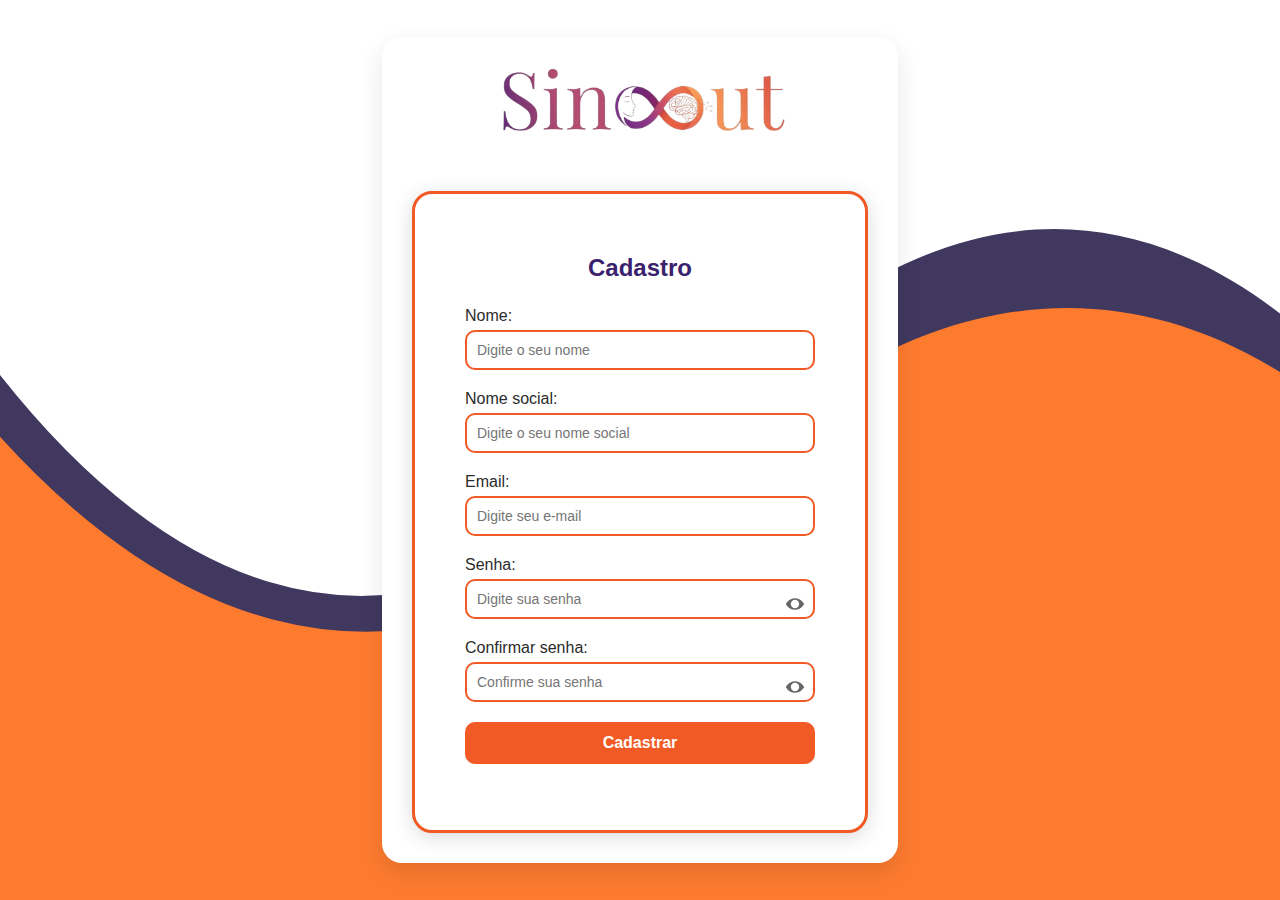
<file: cadastro.html>
<!DOCTYPE html>
<html lang="pt-br">
  <head>
    <title>Cadastre-se - Sinout</title>
    <meta charset="UTF-8" />
    <meta name="viewport" content="width=device-width, initial-scale=1.0" />
    <meta name="description" content="ELA" />
    <meta name="keywords" content="Comunicação, tradução, ELA, deficiência" />
    <meta name="author" content="Equipe-Sinout" />
    <meta name="robots" content="index, follow" />
    <link rel="stylesheet" href="css/cadastro.css" />
    <link
      rel="shortcut icon"
      href="img/Imagem_do_WhatsApp_de_2025-10-03_à_s__14.11.26_235f47d3-removebg-preview.png"
      type="image/x-icon"
    />
  </head>
  <body>
    <section id="container">
      <div class="login-container">
        <div class="logo">
          <img
            src="img/Imagem_do_WhatsApp_de_2025-10-11_à_s__22.06.07_828e4dd6-removebg-preview.png"
            alt="Logo Sinout"
          />
        </div>

        <div class="login-box">
          <h2>Cadastro</h2>

          <div class="input-group">
            <label for="nome">Nome:</label>
            <input type="text" id="nome" placeholder="Digite o seu nome" />
          </div>

          <div class="input-group">
            <label for="nomeSocial">Nome social:</label>
            <input
              type="text"
              id="nomeSocial"
              placeholder="Digite o seu nome social"
            />
          </div>

          <div class="input-group">
            <label for="email">Email:</label>
            <input type="email" id="email" placeholder="Digite seu e-mail" />
          </div>

          <div class="input-group senha-group">
            <label for="senha">Senha:</label>
            <input type="password" id="senha" placeholder="Digite sua senha" />
            <svg
              class="toggle-icone"
              data-target="senha"
              xmlns="http://www.w3.org/2000/svg"
              viewBox="0 0 24 24"
            >
              <path
                d="M12 5c-7.633 0-11 7-11 7s3.367 7 11 7 11-7 11-7-3.367-7-11-7zm0 12a5 5 0 1 1 0-10 5 5 0 0 1 0 10z"
              />
            </svg>
          </div>

          <div class="input-group senha-group">
            <label for="confirmarSenha">Confirmar senha:</label>
            <input
              type="password"
              id="confirmarSenha"
              placeholder="Confirme sua senha"
            />
            <svg
              class="toggle-icone"
              data-target="confirmarSenha"
              xmlns="http://www.w3.org/2000/svg"
              viewBox="0 0 24 24"
            >
              <path
                d="M12 5c-7.633 0-11 7-11 7s3.367 7 11 7 11-7 11-7-3.367-7-11-7zm0 12a5 5 0 1 1 0-10 5 5 0 0 1 0 10z"
              />
            </svg>
          </div>

          <button class="btn-login" id="btnCadastrar">Cadastrar</button>
          <p id="mensagem"></p>
        </div>
      </div>
    </section>
    <!-- onda laranja -->
    <div class="custom-shape-divider-bottom-1762536954">
      <svg
        data-name="Layer 1"
        xmlns="http://www.w3.org/2000/svg"
        viewBox="0 0 1200 120"
        preserveAspectRatio="none"
      >
        <path
          d="M985.66,92.83C906.67,72,823.78,31,743.84,14.19c-82.26-17.34-168.06-16.33-250.45.39-57.84,11.73-114,31.07-172,41.86A600.21,600.21,0,0,1,0,27.35V120H1200V95.8C1132.19,118.92,1055.71,111.31,985.66,92.83Z"
          class="shape-fill"
        ></path>
      </svg>
    </div>

    <!-- onda roxa -->
    <div class="custom-shape-divider-bottom-1762540558">
      <svg
        data-name="Layer 1"
        xmlns="http://www.w3.org/2000/svg"
        viewBox="0 0 1200 120"
        preserveAspectRatio="none"
      >
        <path
          d="M985.66,92.83C906.67,72,823.78,31,743.84,14.19c-82.26-17.34-168.06-16.33-250.45.39-57.84,11.73-114,31.07-172,41.86A600.21,600.21,0,0,1,0,27.35V120H1200V95.8C1132.19,118.92,1055.71,111.31,985.66,92.83Z"
          class="shape-fill"
        ></path>
      </svg>
    </div>
    <script src="./js/cadastro.js"></script>
  </body>
</html>
</file>
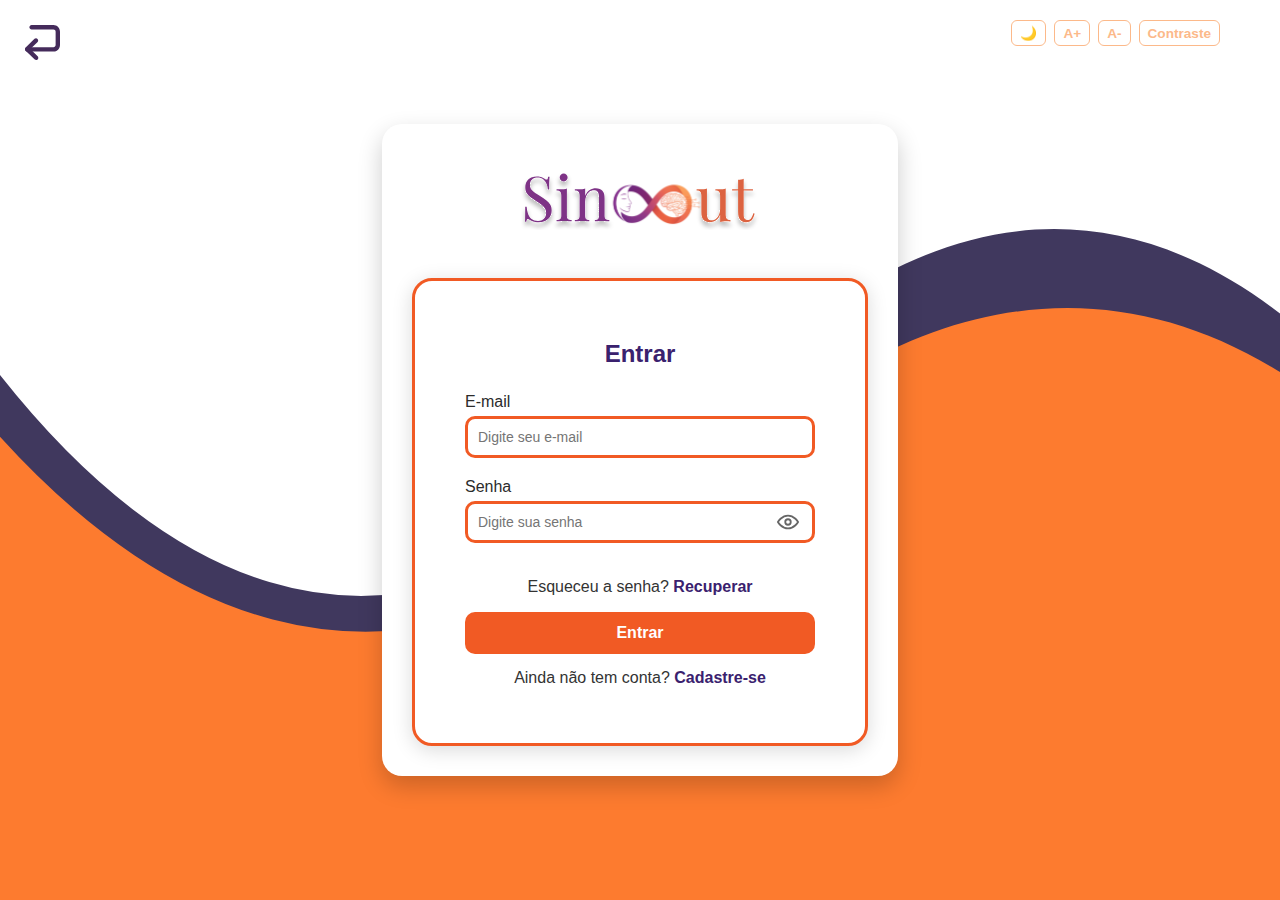
<file: login.html>
<!DOCTYPE html>
<html lang="pt-br">

<head>
  <title>Login-Sinoout</title>
  <meta charset="UTF-8" />
  <meta name="viewport" content="width=device-width, initial-scale = 1.0" />
  <meta http-equiv="X-UA-Compatible" content="ie=edge" />
  <meta http-equiv="X-UA-Compatible" content="ie=7" />
  <meta name="description" content="ELA" />
  <meta name="keywords" content="Comunicação, tradução, ELA, deficiencia" />
  <meta name="author" content="Equipe-Sinout" />
  <meta name="robots" content="index, follow" />
  <link rel="stylesheet" href="css/style-login.css" />
  <link rel="shortcut icon" href="svg/Logo.svg" type="image/x-icon" />
</head>

<body>
  <a href="index.html" class="voltar"><img src="svg/voltar.svg" alt="Voltar" class="icone-voltar"></a>
  <header class="Cabecario">
    <div class="acessibilidade">
      <button id="toggle-tema">🌙</button>
      <button id="aumentar-fonte" aria-label="Aumentar tamanho da fonte">
        A+
      </button>
      <button id="diminuir-fonte" aria-label="Diminuir tamanho da fonte">
        A-
      </button>
      <button id="contraste" aria-label="Ativar alto contraste">
        Contraste
      </button>
    </div>
  </header>

  <!-- Container geral -->
  <main>
    <section id="container">
      <div class="login-container">
        <!-- Logo Sinout -->
        <div class="logo">
          <img src="svg/Logo.svg" alt="Logo Sinout" />
        </div>

        <div class="login-box">
          <h2>Entrar</h2>

          <div class="input-group">
            <label for="email">E-mail</label>
            <input type="email" id="email" placeholder="Digite seu e-mail" />
          </div>

          <div class="input-group password-group">
            <label for="password">Senha</label>
            <div class="password-wrapper">
              <input type="password" id="password" placeholder="Digite sua senha" />
              <button id="togglePassword" type="button" class="btn-toggle-password" aria-label="Mostrar senha"
                aria-pressed="false">
                <!-- Ícone olho aberto -->
                <svg id="eyeOpen" xmlns="http://www.w3.org/2000/svg" viewBox="0 0 24 24" width="22" height="22"
                  fill="none" stroke="currentColor" stroke-width="2" stroke-linecap="round" stroke-linejoin="round">
                  <path d="M1 12s4-7 11-7 11 7 11 7-4 7-11 7-11-7-11-7z"></path>
                  <circle cx="12" cy="12" r="3"></circle>
                </svg>
                <!-- Ícone olho fechado -->
                <svg id="eyeClosed" xmlns="http://www.w3.org/2000/svg" viewBox="0 0 24 24" width="22" height="22"
                  fill="none" stroke="currentColor" stroke-width="2" stroke-linecap="round" stroke-linejoin="round"
                  style="display: none">
                  <path
                    d="M17.94 17.94A10.94 10.94 0 0 1 12 20C5 20 1 12 1 12a21.66 21.66 0 0 1 5.06-5.94M9.9 4.24A10.94 10.94 0 0 1 12 4c7 0 11 8 11 8a21.84 21.84 0 0 1-2.41 3.61M1 1l22 22">
                  </path>
                </svg>
              </button>
            </div>
          </div>

          <p class="register-text">
            Esqueceu a senha?
            <a href="./recuperacaoSenha.html">Recuperar</a>
          </p>

          <button class="btn-login">Entrar</button>

          <p class="register-text">
            Ainda não tem conta?
            <a href="./cadastro.html">Cadastre-se</a>
          </p>
        </div>
      </div>
    </section>
  </main>

  <!-- onda laranja -->
  <div class="custom-shape-divider-bottom-1762536954">
    <svg data-name="Layer 1" xmlns="http://www.w3.org/2000/svg" viewBox="0 0 1200 120" preserveAspectRatio="none">
      <path
        d="M985.66,92.83C906.67,72,823.78,31,743.84,14.19c-82.26-17.34-168.06-16.33-250.45.39-57.84,11.73-114,31.07-172,41.86A600.21,600.21,0,0,1,0,27.35V120H1200V95.8C1132.19,118.92,1055.71,111.31,985.66,92.83Z"
        class="shape-fill"></path>
    </svg>
  </div>

  <!-- onda roxa -->
  <div class="custom-shape-divider-bottom-1762540558">
    <svg data-name="Layer 1" xmlns="http://www.w3.org/2000/svg" viewBox="0 0 1200 120" preserveAspectRatio="none">
      <path
        d="M985.66,92.83C906.67,72,823.78,31,743.84,14.19c-82.26-17.34-168.06-16.33-250.45.39-57.84,11.73-114,31.07-172,41.86A600.21,600.21,0,0,1,0,27.35V120H1200V95.8C1132.19,118.92,1055.71,111.31,985.66,92.83Z"
        class="shape-fill"></path>
    </svg>
  </div>
  <script src="./js/login.js"></script>
</body>

</html>
</file>
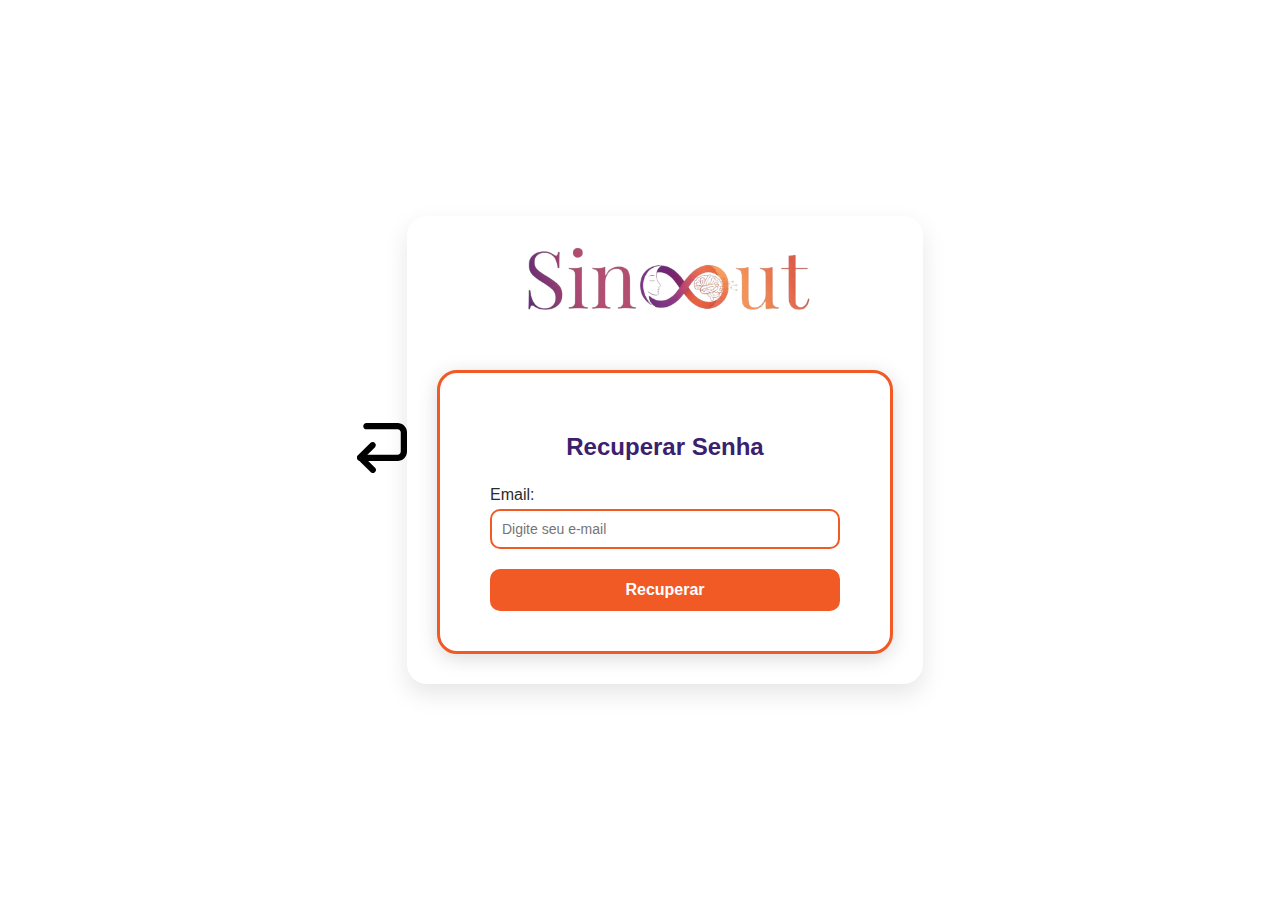
<file: recuperacaoSenha.html>
<!DOCTYPE html>
<html lang="pt-br">
  <head>
    <title>Sinoout</title>
    <!-- Diz qual "alfabeto" o site vai usar. -->
    <meta charset="UTF-8" />
    <!-- Faz o site se adaptar ao tamanho da tela. -->
    <meta name="viewport" content="width=device-width, initial-scale = 1.0" />
    <!-- Um recado especial para o navegador Internet Explorer (aquele antigo). -->
    <meta http-equiv="X-UA-Compatible" content="ie=edge" />
    <!-- Esse faz o contrário: manda o site rodar como se fosse o Internet Explorer 7 (bem antigo). -->
    <meta http-equiv="X-UA-Compatible" content="ie=7" />
    <!-- É um resumão do site. -->
    <meta name="description" content="ELA" />
    <!-- Uma lista de palavras-chave para ajudar o Google a entender sobre o que é o site. -->
    <meta name="keywords" content="Comunicação, tradução, ELA, deficiencia" />
    <!-- Diz quem criou o site. -->
    <meta name="author" content="Felipe" />
    <!-- Um recado para os robôs do Google. -->
    <meta name="robots" content="index, follow" />
    <link rel="stylesheet" href="css/cadastro.css" />
    <link
      rel="shortcut icon"
      href="img/Imagem_do_WhatsApp_de_2025-10-03_à_s__14.11.26_235f47d3-removebg-preview.png"
      type="image/x-icon"
    />
  </head>

  <body>
    <a href="index.html" class="voltar"
      ><img src="svg/voltar.svg" alt="Voltar" class="icone-voltar"
    /></a>
    <!-- Container geral -->
    <section id="container">
      <div class="login-container">
        <!-- Logo Sinout -->
        <div class="logo">
          <img
            src="img/Imagem_do_WhatsApp_de_2025-10-11_à_s__22.06.07_828e4dd6-removebg-preview.png"
            alt="Logo Sinout"
          />
        </div>

        <!-- Card do formulário -->
        <div class="login-box">
          <h2>Recuperar Senha</h2>

          <!-- Campo de e-mail -->
          <div class="input-group">
            <label for="email">Email:</label>
            <input type="email" id="email" placeholder="Digite seu e-mail" />
          </div>

          <!-- Botão principal -->
          <button class="btn-login">Recuperar</button>
        </div>
      </div>
    </section>
  </body>
</html>
</file>
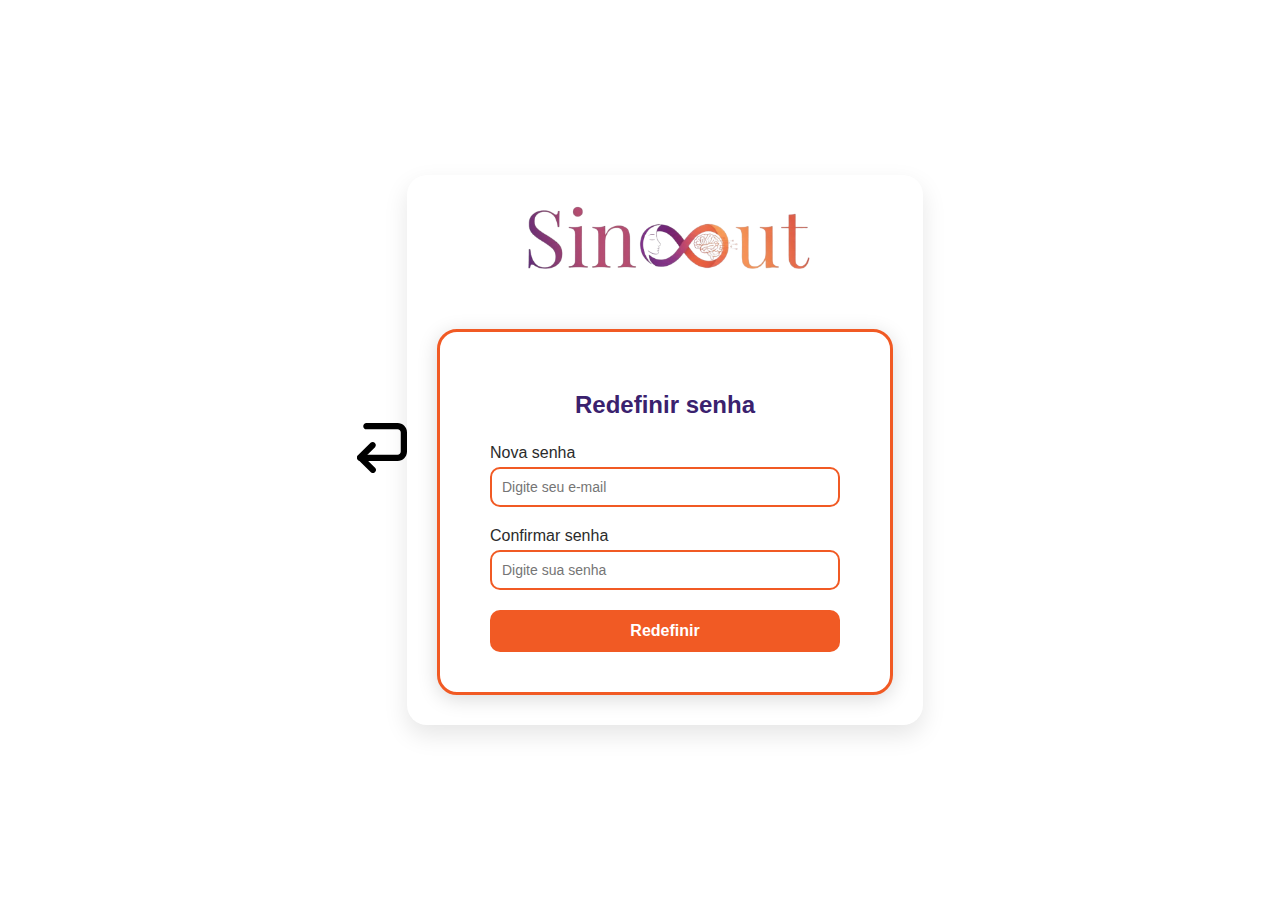
<file: redefinirSenha.html>
<!DOCTYPE html>
<html lang="pt-br">
  <head>
    <title>Sinoout</title>
    <!-- Diz qual "alfabeto" o site vai usar. -->
    <meta charset="UTF-8" />
    <!-- Faz o site se adaptar ao tamanho da tela. -->
    <meta name="viewport" content="width=device-width, initial-scale = 1.0" />
    <!-- Um recado especial para o navegador Internet Explorer (aquele antigo). -->
    <meta http-equiv="X-UA-Compatible" content="ie=edge" />
    <!-- Esse faz o contrário: manda o site rodar como se fosse o Internet Explorer 7 (bem antigo). -->
    <meta http-equiv="X-UA-Compatible" content="ie=7" />
    <!-- É um resumão do site. -->
    <meta name="description" content="ELA" />
    <!-- Uma lista de palavras-chave para ajudar o Google a entender sobre o que é o site. -->
    <meta name="keywords" content="Comunicação, tradução, ELA, deficiencia" />
    <!-- Diz quem criou o site. -->
    <meta name="author" content="Felipe" />
    <!-- Um recado para os robôs do Google. -->
    <meta name="robots" content="index, follow" />
    <link rel="stylesheet" href="css/cadastro.css" />
    <link
      rel="shortcut icon"
      href="img/Imagem_do_WhatsApp_de_2025-10-03_à_s__14.11.26_235f47d3-removebg-preview.png"
      type="image/x-icon"
    />
  </head>

  <body>
    <a href="index.html" class="voltar"
      ><img src="svg/voltar.svg" alt="Voltar" class="icone-voltar"
    /></a>
    <!-- Container geral -->
    <section id="container">
      <div class="login-container">
        <!-- Logo Sinout -->
        <div class="logo">
          <img
            src="img/Imagem_do_WhatsApp_de_2025-10-11_à_s__22.06.07_828e4dd6-removebg-preview.png"
            alt="Logo Sinout"
          />
        </div>

        <!-- Card do formulário -->
        <div class="login-box">
          <h2>Redefinir senha</h2>

          <!-- nova senha -->
          <div class="input-group">
            <label for="email">Nova senha</label>
            <input type="password" id="email" placeholder="Digite seu e-mail" />
          </div>

          <!-- Confirmar senha -->
          <div class="input-group">
            <label for="password">Confirmar senha</label>
            <input
              type="password"
              id="password"
              placeholder="Digite sua senha"
            />
          </div>

          <!-- Botão principal -->
          <button class="btn-login">Redefinir</button>
        </div>
      </div>
    </section>
  </body>
</html>
</file>
<file: css/cadastro.css>
/* estilos gerais */
body {
  margin: 0;
  font-family: 'Poppins', sans-serif;
  background-size: cover;
  background-position: center;
  background-repeat: no-repeat;
  height: 100vh;
  display: flex;
  align-items: center;
  justify-content: center;

  position: relative;
  overflow: hidden;
}

#container {
  background: #fff;
  padding: 30px;
  box-shadow: 0 10px 25px rgba(0, 0, 0, 0.1);
  border-radius: 20px;

  position: relative;
  z-index: 2;
}

/* container principal */
.login-container {
  display: flex;
  flex-direction: column;
  align-items: center;
  gap: 40px;
  width: 100%;
}

/* logo */
.logo img {
  height: 80px;
  object-fit: contain;
}

/* login */
.login-box {
  background-color: #fff;
  padding: 40px 50px;
  border-radius: 20px;
  box-shadow: 0px 4px 20px rgba(0, 0, 0, 0.15);
  width: 350px;
  display: flex;
  flex-direction: column;
  align-items: stretch;
  border: 3px solid #f15a24; /* Laranja característico do Figma */
}

/* titulo */
.login-box h2 {
  text-align: center;
  margin-bottom: 25px;
  color: #3a216e; /* Roxo do Figma */
  font-weight: 700;
}

/* campus de entrada de email e senha */
.input-group {
  display: flex;
  flex-direction: column;
  margin-bottom: 20px;
}

.input-group label {
  margin-bottom: 5px;
  font-weight: 500;
  color: #2b2b2b;
}

.input-group input {
  padding: 10px;
  border: 2px solid #f15a24;
  border-radius: 10px;
  font-size: 14px;
  outline: none;
  transition: border-color 0.3s;
}

/* Efeito ao clicar no input */
.input-group input:focus {
  border-color: #f15a24;
}

/* botao de login */
.btn-login {
  background-color: #f15a24;
  color: white;
  padding: 12px;
  border: none;
  border-radius: 10px;
  font-weight: 600;
  font-size: 16px;
  cursor: pointer;
  transition: background-color 0.3s;
}

.btn-login:hover {
  background-color: #d94e1f;
}

/* texto de cadastro */
.register-text {
  text-align: center;
  margin-top: 15px;
  color: #333;
}

.register-text a {
  color: #3a216e;
  font-weight: 600;
  text-decoration: none;
}

.register-text a:hover {
  text-decoration: underline;
}

/* resposividade para o mobile */
@media (max-width: 600px) {
  body {
    background-position: right;
  }

  .login-box {
    width: 85%;
    padding: 30px 25px;
  }

  .logo img {
    height: 60px;
  }
}

/* ===== SHAPE DIVIDER (onda laranja no fundo) ===== */
.custom-shape-divider-bottom-1762536954 {
  position: absolute;
  bottom: 0;
  left: 0;
  width: 100%;
  overflow: hidden;
  line-height: 0;

  /* fica por trás de tudo */
  z-index: 1;
}

.custom-shape-divider-bottom-1762536954 svg {
  position: relative;
  display: block;
  width: calc(161% + 1.3px);
  height: 600px;
}

.custom-shape-divider-bottom-1762536954 .shape-fill {
  fill: #FD7B2F;
}


/* ===== SHAPE DIVIDER (onda roxo no fundo) ===== */
.custom-shape-divider-bottom-1762540558 { 
    position: absolute; 
    bottom: 0; 
    left: 0; 
    width: 100%; 
    overflow: hidden; 
    line-height: 0; 
} 

.custom-shape-divider-bottom-1762540558 svg { 
    position: relative; 
    display: block; 
    width: calc(159% + 1.3px); 
    height: 680px; 
} 

.custom-shape-divider-bottom-1762540558 .shape-fill { 
    fill: #40385E; 
}

.senha-group {
        position: relative;
      }

      .toggle-icone {
        position: absolute;
        right: 10px;
        top: 38px;
        width: 20px;
        height: 20px;
        cursor: pointer;
        fill: #666;
        transition: fill 0.2s ease;
      }

      .toggle-icone:hover {
        fill: #3f375c; /* roxo do tema */
      }

      input.erro {
        border: 2px solid #e74c3c;
        background-color: #ffeaea;
      }

      #mensagem {
        font-weight: 600;
        margin-top: 10px;
      }
</file>
<file: css/style-login.css>
/* ===== Variáveis ===== */
:root {
  /* 🌞 Tema Claro */
  --cor-fundo: #ffffff;
  --cor-texto: #1a1625;
  --cor-primaria: #3F375C;      /* Roxo escuro */
  --cor-secundaria: #FCB98A;    /* Laranja claro */
  --cor-terciaria: #724D9C;     /* Roxo médio */
  --fonte-principal: "Poppins", sans-serif;
}

/* 🌙 Tema Escuro */
.dark-mode {
  --cor-fundo: #1a1625;
  --cor-texto: #000000;
  --cor-primaria:   #9b7edb;
  --cor-secundaria: #3F375C;
  --cor-terciaria:  #FCB98A;
}

/* ===== ESTILOS GERAIS ===== */
body {
  margin: 0;
  font-family: 'Poppins', sans-serif;
  background-size: cover;
  background-position: center;
  background-repeat: no-repeat;
  height: 100vh;
  display: flex;
 
  position: relative;
  overflow: hidden;
}

header{
  padding: 40px;
  position: absolute;
  z-index: 10;
}


main{
  width: 100%;
  display: flex;
  align-items: center;
  justify-content: center;
  position: relative;
}
/* ===== CONTAINER ===== */
#container {
  background: #fff;
  padding: 30px;
  box-shadow: 0 10px 25px rgba(0, 0, 0, 0.20);
  border-radius: 20px;

  /* fica acima da onda */
  position: relative;
  z-index: 2;
}

/* ===== CONTAINER PRINCIPAL ===== */
.login-container {
  display: flex;
  flex-direction: column;
  align-items: center;
  gap: 40px;
  width: 100%;
}

/* ===== LOGO ===== */
.logo img {
  height: 80px;
  object-fit: contain;
}

/* ===== CARD DE LOGIN ===== */
.login-box {
  background-color: #fff;
  padding: 40px 50px;
  border-radius: 20px;
  box-shadow: 0px 4px 20px rgba(0, 0, 0, 0.15);
  width: 350px;
  display: flex;
  flex-direction: column;
  align-items: stretch;
  border: 3px solid #f15a24; /* Laranja característico do Figma */
  z-index: 3; /* garante que fica acima da onda */
}

/* ===== TÍTULO ===== */
.login-box h2 {
  text-align: center;
  margin-bottom: 25px;
  color: #3a216e; /* Roxo do Figma */
  font-weight: 700;
}

/* ===== CAMPOS DE ENTRADA ===== */
.input-group {
  display: flex;
  flex-direction: column;
  margin-bottom: 20px;
}

.input-group label {
  margin-bottom: 5px;
  font-weight: 500;
  color: #2b2b2b;
}

.input-group input {
  padding: 10px;
  border: 3px solid #f15a24;
  border-radius: 10px;
  font-size: 14px;
  outline: none;
  transition: border-color 0.3s;
}

/* Efeito ao clicar no input */
.input-group input:focus {
  border-color: #f15a24;
}

/* ===== BOTÃO DE LOGIN ===== */
.btn-login {
  background-color: #f15a24;
  color: white;
  padding: 12px;
  border: none;
  border-radius: 10px;
  font-weight: 600;
  font-size: 16px;
  cursor: pointer;
  transition: background-color 0.3s;
}

.btn-login:hover {
  background-color: #d94e1f;
}

/* ===== TEXTO DE CADASTRO ===== */
.register-text {
  text-align: center;
  margin-top: 15px;
  color: #333;
}

.register-text a {
  color: #3a216e;
  font-weight: 600;
  text-decoration: none;
}

.register-text a:hover {
  text-decoration: underline;
}

/* ===== RESPONSIVIDADE ===== */
@media (max-width: 600px) {
  body {
    background-position: right;
  }

  .login-box {
    width: 85%;
    padding: 30px 25px;
  }

  .logo img {
    height: 60px;
  }
}

/* ===== SHAPE DIVIDER (onda laranja no fundo) ===== */
.custom-shape-divider-bottom-1762536954 {
  position: absolute;
  bottom: 0;
  left: 0;
  width: 100%;
  overflow: hidden;
  line-height: 0;

  /* fica por trás de tudo */
  z-index: 1;
}

.custom-shape-divider-bottom-1762536954 svg {
  position: relative;
  display: block;
  width: calc(161% + 1.3px);
  height: 600px;
}

.custom-shape-divider-bottom-1762536954 .shape-fill {
  fill: #FD7B2F;
}


/* ===== SHAPE DIVIDER (onda roxo no fundo) ===== */
.custom-shape-divider-bottom-1762540558 { 
    position: absolute; 
    bottom: 0; 
    left: 0; 
    width: 100%; 
    overflow: hidden; 
    line-height: 0; 
} 

.custom-shape-divider-bottom-1762540558 svg { 
    position: relative; 
    display: block; 
    width: calc(159% + 1.3px); 
    height: 680px; 
} 

.custom-shape-divider-bottom-1762540558 .shape-fill { 
    fill: #40385E; 
}

.password-wrapper {
  position: relative;
  display: flex;
  align-items: center;
}

.password-wrapper input {
  width: 100%;
  padding-right: 40px;
  box-sizing: border-box;
}

.btn-toggle-password {
  position: absolute;
  right: 10px;
  background: none;
  border: none;
  cursor: pointer;
  color: #666;
  display: flex;
  align-items: center;
  justify-content: center;
}

.btn-toggle-password:hover {
  color: #000;
}


.password-wrapper input::-ms-reveal,
.password-wrapper input::-ms-clear {
  display: none;
}

.password-wrapper input::-webkit-contacts-auto-fill-button,
.password-wrapper input::-webkit-credentials-auto-fill-button,
.password-wrapper input::-webkit-textfield-decoration-container,
.password-wrapper input::-webkit-password-reveal-button {
  display: none !important;
}

.password-wrapper input {
  -webkit-appearance: none;
  appearance: none;
}



/* botão de voltar */
.voltar {
  position: fixed;
  top: 20px;
  left: 20px;
  z-index: 1000;
  display: flex;
  align-items: center;
  justify-content: center;
  width: 45px;
  height: 45px;
  border-radius: 50%;
  transition: all 0.3s ease;
}

.icone-voltar {
  width: 35px;
  height: 35px;
  transition: transform 0.2s ease;
  filter: invert(18%) sepia(16%) saturate(2192%) hue-rotate(229deg) brightness(94%) contrast(91%);
  /* esse filtro pinta o SVG de roxo #40385E */
}

.voltar:hover {
  background-color: rgba(123, 78, 255, 0.1);
}

.voltar:hover .icone-voltar {
  transform: scale(1.15);
  filter: invert(40%) sepia(96%) saturate(1800%) hue-rotate(241deg) brightness(96%) contrast(95%);
  /* muda pra roxo mais vivo no hover */
}





header {
  position: absolute;
  top: 10px;
  right: 30px;
  display: flex;
  gap: 8px;
}


.acessibilidade {
  position: absolute;
  top: 10px;
  right: 30px;
  display: flex;
  gap: 8px;
}

.acessibilidade button {
  background-color: transparent;
  border: 1px solid var(--cor-secundaria);
  color: var(--cor-secundaria);
  border-radius: 6px;
  padding: 4px 8px;
  cursor: pointer;
  font-family: var(--font-secundaria);
  font-weight: 600;
  transition: all 0.3s ease;
  font-size: 0.85rem;
}

.acessibilidade button:hover {
  background-color: var(--cor-secundaria);
  color: var(--cor-terciaria);
}
body.alto-contraste {
  background-color: #000;
  background-image: url("../svg/fundoFaqContraste.svg");
  background-repeat: no-repeat;
  background-size: cover;
  background-position: center;
  color: #000000;
}


body.alto-contraste * {
  color: #00ffff !important;
  border-color: #00ffff !important; 
}

body.alto-contraste a {
  color: #00ffff !important;
  text-decoration: underline;
}

body.alto-contraste button {
  background-color: #000 !important;
  color: #00ffff !important;
  border: 2px solid #00ffff !important;
}

body.alto-contraste h1,
body.alto-contraste h2,
body.alto-contraste h3,
body.alto-contraste h4,
body.alto-contraste h5,
body.alto-contraste h6 {
  color: #00ffff !important; 
}
.text {
    color: #00ffff !important;
}
</file>
